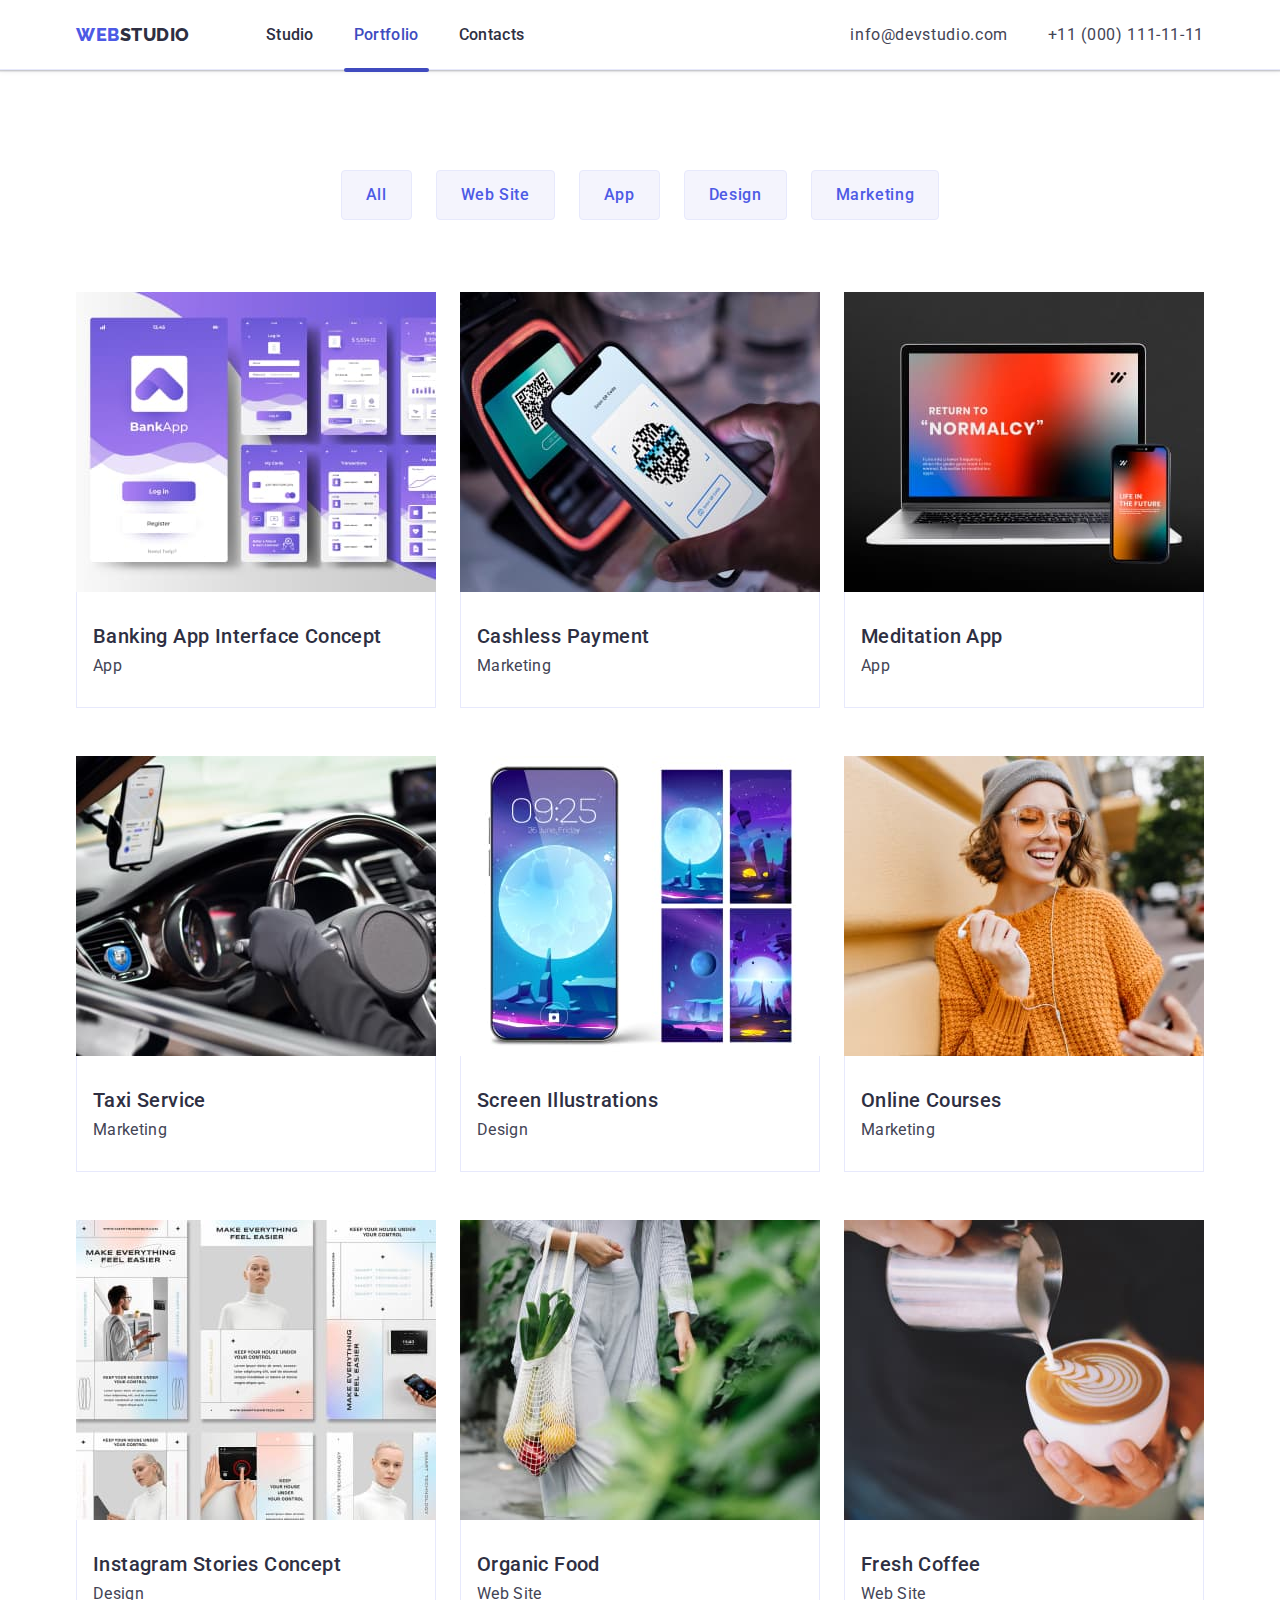
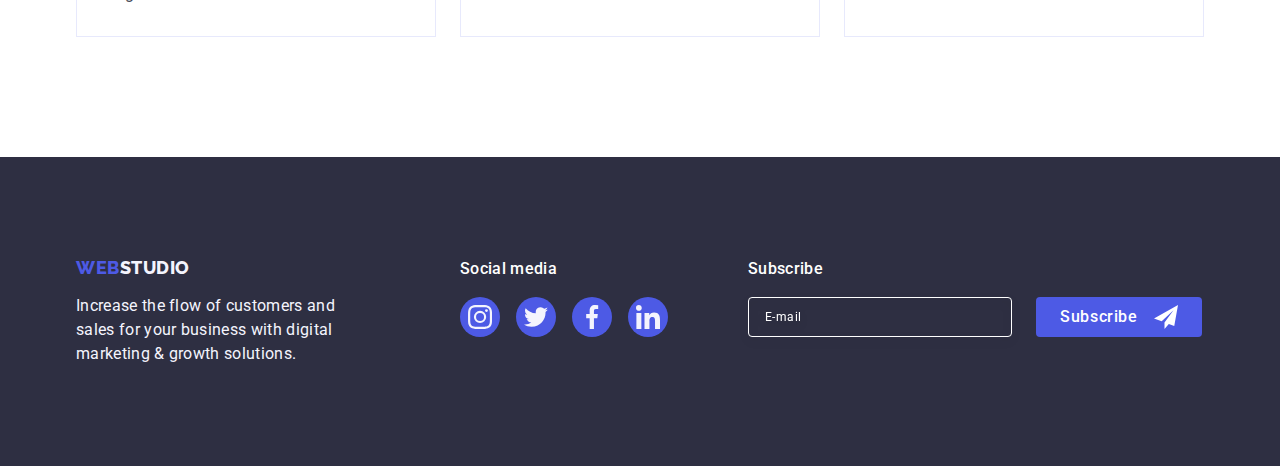
<file: portfolio.html>
<!DOCTYPE html>
<html lang="en">

<head>
    <meta charset="UTF-8" />
    <meta name="viewport" content="width=device-width, initial-scale=1.0" />
    <link rel="preconnect" href="https://fonts.googleapis.com" />
    <link rel="preconnect" href="https://fonts.gstatic.com" crossorigin />
    <link
        href="https://fonts.googleapis.com/css2?family=Raleway:wght@800&family=Roboto:wght@400;500;700;900&display=swap"
        rel="stylesheet" />
    <link rel="stylesheet"
        href="https://cdnjs.cloudflare.com/ajax/libs/modern-normalize/2.0.0/modern-normalize.min.css" />
    <link rel="stylesheet" href="./css/styles.css" />
    <link rel="shortcut icon" href="./images/favicon.ico" />
    <title>Portfolio</title>
</head>

<body>
    <!-- ========== START header ========== -->
    <header class="header">
        <div class="header-container container">
            <nav class="header-nav">
                <a class="header-nav__logo-blue link" href="./index.html">Web<span
                        class="header-nav__logo-dark">Studio</span></a>
                <ul class="header-nav__list list">
                    <li class="header-nav__item">
                        <a class="header-nav__link link" href="./index.html">Studio</a>
                    </li>
                    <li class="header-nav__item">
                        <a class="header-nav__link link header-nav__link--active" href="./portfolio.html">Portfolio</a>
                    </li>
                    <li class="header-nav__item">
                        <a class="header-nav__link link" href="">Contacts</a>
                    </li>
                </ul>
            </nav>
            <address class="header-contacts">
                <ul class="header-contacts__list list">
                    <li class="header-contacts__item">
                        <a class="header-contacts__link link" href="mailto:info@devstudio.com">info@devstudio.com</a>
                    </li>
                    <li class="header-contacts__item">
                        <a class="header-contacts__link link" href="tel:+110001111111">+11 (000) 111-11-11</a>
                    </li>
                </ul>
            </address>

            <button class="mobile-menu__open js-open-menu" type="button">
                <svg class="mobile-menu__open-icon" aria-label="mobile-menu-open" width="32" height="22"
                    stroke="var(--color-grey)">
                    <use href="./images/icons.svg#mobile-menu-open"></use>
                </svg>
            </button>

            <div class="mobile-menu__container js-menu-container">
                <div class="mobile-menu__wrapper">
                    <button class="mobile-menu__close js-close-menu" type="button">
                        <svg class="mobile-menu__close-icon" aria-label="mobile-menu-close" width="8" height="8">
                            <use href="./images/icons.svg#mobile-menu-close"></use>
                        </svg>
                    </button>
                    <ul class="mobile-menu__list list">
                        <li class="mobile-menu__item">
                            <a class="mobile-menu__nav current link" href="./index.html">Studio</a>
                        </li>
                        <li class="mobile-menu__item">
                            <a class="mobile-menu__nav link" href="./portfolio.html">Portfolio</a>
                        </li>
                        <li class="mobile-menu__item">
                            <a class="mobile-menu__nav link" href="">Contacts</a>
                        </li>
                    </ul>
                    <address class="mobile-menu__contacts">
                        <ul class="mobile-menu__contacts-list list">
                            <li class="mobile-menu__contacts-item">
                                <a class="mobile-menu__contacts-tel link" href="tel:+110001111111">+11 (000)
                                    111-11-11</a>
                            </li>
                            <li class="mobile-menu__contacts-item">
                                <a class="mobile-menu__contacts-mail link"
                                    href="mailto:info@devstudio.com">info@devstudio.com</a>
                            </li>
                        </ul>
                    </address>
                    <ul class="mobile-menu__social-list list">
                        <li class="mobile-menu__social-item">
                            <a class="mobile-menu__social-link link" href="">
                                <svg class="mobile-menu__social-icon" width="16" height="16">
                                    <use href="./images/icons.svg#icon-instagram"></use>
                                </svg>
                            </a>
                        </li>
                        <li class="mobile-menu__social-item">
                            <a class="mobile-menu__social-link link" href="">
                                <svg class="mobile-menu__social-icon" width="16" height="16">
                                    <use href="./images/icons.svg#icon-twitter"></use>
                                </svg>
                            </a>
                        </li>
                        <li class="mobile-menu__social-item">
                            <a class="mobile-menu__social-link link" href="">
                                <svg class="mobile-menu__social-icon" width="16" height="16">
                                    <use href="./images/icons.svg#icon-facebook"></use>
                                </svg>
                            </a>
                        </li>
                        <li class="mobile-menu__social-item">
                            <a class="mobile-menu__social-link link" href="">
                                <svg class="mobile-menu__social-icon" width="16" height="16">
                                    <use href="./images/icons.svg#icon-linkedin"></use>
                                </svg>
                            </a>
                        </li>
                    </ul>
                </div>
            </div>
        </div>
    </header>
    <!-- ========== END header ========== -->

    <!-- ========== START main ========== -->
    <main>
        <section class="portfolio">
            <div class="container">
                <h1 class="visually-hidden">Hidden</h1>

                <ul class="portfolio-filter__list list">
                    <li class="portfolio-filter__item">
                        <button class="portfolio-filter__button active" data-filter="all" type="button">
                            All
                        </button>
                    </li>
                    <li class="portfolio-filter__item">
                        <button class="portfolio-filter__button" data-filter="website" type="button">
                            Web Site
                        </button>
                    </li>
                    <li class="portfolio-filter__item">
                        <button class="portfolio-filter__button" data-filter="app" type="button">
                            App
                        </button>
                    </li>
                    <li class="portfolio-filter__item">
                        <button class="portfolio-filter__button" data-filter="design" type="button">
                            Design
                        </button>
                    </li>
                    <li class="portfolio-filter__item">
                        <button class="portfolio-filter__button" data-filter="marketing" type="button">
                            Marketing
                        </button>
                    </li>
                </ul>

                <!-- gallery -->
                <ul class="portfolio__list list">
                    <li class="portfolio__item" data-category="app">
                        <a class="portfolio__link link" tabindex="0">
                            <div class="portfolio__overley-wrapper">
                                <picture>
                                    <source media="(min-width: 1158px)" srcset="
                        ./images/portfolio/portfolio-01-desktop-1x.jpg 1x,
                        ./images/portfolio/portfolio-01-desktop-2x.jpg 2x
                      " />
                                    <source media="(min-width: 768px)" srcset="
                        ./images/portfolio/portfolio-01-tablet-1x.jpg 1x,
                        ./images/portfolio/portfolio-01-tablet-2x.jpg 2x
                      " />
                                    <source media="(max-width: 767px)" srcset="
                        ./images/portfolio/portfolio-01-mobile-1x.jpg 1x,
                        ./images/portfolio/portfolio-01-mobile-2x.jpg 2x
                      " />
                                    <img class="portfolio__image" src="./images/portfolio/portfolio-01-desktop-1x.jpg"
                                        alt="Banking App Interface Concept" width="100%" />
                                </picture>
                                <p class="portfolio__overlay-text">
                                    14 Stylish and User-Friendly App Design Concepts · Task
                                    Manager App · Calorie Tracker App · Exotic Fruit Ecommerce
                                    App · Cloud Storage App
                                </p>
                            </div>
                            <div class="portfolio__wrapper">
                                <h2 class="portfolio__title">
                                    Banking App Interface Concept
                                </h2>
                                <p class="portfolio__text">App</p>
                            </div>
                        </a>
                    </li>
                    <li class="portfolio__item" data-category="marketing">
                        <a class="portfolio__link link" tabindex="0">
                            <div class="portfolio__overley-wrapper">
                                <picture>
                                    <source media="(min-width: 1158px)" srcset="
                        ./images/portfolio/portfolio-02-desktop-1x.jpg 1x,
                        ./images/portfolio/portfolio-02-desktop-2x.jpg 2x
                      " />
                                    <source media="(min-width: 768px)" srcset="
                        ./images/portfolio/portfolio-02-tablet-1x.jpg 1x,
                        ./images/portfolio/portfolio-02-tablet-2x.jpg 2x
                      " />
                                    <source media="(max-width: 767px)" srcset="
                        ./images/portfolio/portfolio-02-mobile-1x.jpg 1x,
                        ./images/portfolio/portfolio-02-mobile-2x.jpg 2x
                      " />
                                    <img class="portfolio__image" src="./images/portfolio/portfolio-02-desktop-1x.jpg"
                                        alt="Cashless Payment" width="100%" />
                                </picture>
                                <p class="portfolio__overlay-text">
                                    14 Stylish and User-Friendly App Design Concepts · Task
                                    Manager App · Calorie Tracker App · Exotic Fruit Ecommerce
                                    App · Cloud Storage App
                                </p>
                            </div>
                            <div class="portfolio__wrapper">
                                <h2 class="portfolio__title">Cashless Payment</h2>
                                <p class="portfolio__text">Marketing</p>
                            </div>
                        </a>
                    </li>
                    <li class="portfolio__item" data-category="app">
                        <a class="portfolio__link link" tabindex="0">
                            <div class="portfolio__overley-wrapper">
                                <picture>
                                    <source media="(min-width: 1158px)" srcset="
                        ./images/portfolio/portfolio-03-desktop-1x.jpg 1x,
                        ./images/portfolio/portfolio-03-desktop-2x.jpg 2x
                      " />
                                    <source media="(min-width: 768px)" srcset="
                        ./images/portfolio/portfolio-03-tablet-1x.jpg 1x,
                        ./images/portfolio/portfolio-03-tablet-2x.jpg 2x
                      " />
                                    <source media="(max-width: 767px)" srcset="
                        ./images/portfolio/portfolio-03-mobile-1x.jpg 1x,
                        ./images/portfolio/portfolio-03-mobile-2x.jpg 2x
                      " />
                                    <img class="portfolio__image" src="./images/portfolio/portfolio-03-desktop-1x.jpg"
                                        alt="Meditation App" width="100%" />
                                </picture>
                                <p class="portfolio__overlay-text">
                                    14 Stylish and User-Friendly App Design Concepts · Task
                                    Manager App · Calorie Tracker App · Exotic Fruit Ecommerce
                                    App · Cloud Storage App
                                </p>
                            </div>
                            <div class="portfolio__wrapper">
                                <h2 class="portfolio__title">Meditation App</h2>
                                <p class="portfolio__text">App</p>
                            </div>
                        </a>
                    </li>
                    <li class="portfolio__item" data-category="marketing">
                        <a class="portfolio__link link" tabindex="0">
                            <div class="portfolio__overley-wrapper">
                                <picture>
                                    <source media="(min-width: 1158px)" srcset="
                        ./images/portfolio/portfolio-04-desktop-1x.jpg 1x,
                        ./images/portfolio/portfolio-04-desktop-2x.jpg 2x
                      " />
                                    <source media="(min-width: 768px)" srcset="
                        ./images/portfolio/portfolio-04-tablet-1x.jpg 1x,
                        ./images/portfolio/portfolio-04-tablet-2x.jpg 2x
                      " />
                                    <source media="(max-width: 767px)" srcset="
                        ./images/portfolio/portfolio-04-mobile-1x.jpg 1x,
                        ./images/portfolio/portfolio-04-mobile-2x.jpg 2x
                      " />
                                    <img class="portfolio__image" src="./images/portfolio/portfolio-04-desktop-1x.jpg"
                                        alt="Taxi Service" width="100%" />
                                </picture>
                                <p class="portfolio__overlay-text">
                                    14 Stylish and User-Friendly App Design Concepts · Task
                                    Manager App · Calorie Tracker App · Exotic Fruit Ecommerce
                                    App · Cloud Storage App
                                </p>
                            </div>
                            <div class="portfolio__wrapper">
                                <h2 class="portfolio__title">Taxi Service</h2>
                                <p class="portfolio__text">Marketing</p>
                            </div>
                        </a>
                    </li>
                    <li class="portfolio__item" data-category="design">
                        <a class="portfolio__link link" tabindex="0">
                            <div class="portfolio__overley-wrapper">
                                <picture>
                                    <source media="(min-width: 1158px)" srcset="
                        ./images/portfolio/portfolio-05-desktop-1x.jpg 1x,
                        ./images/portfolio/portfolio-05-desktop-2x.jpg 2x
                      " />
                                    <source media="(min-width: 768px)" srcset="
                        ./images/portfolio/portfolio-05-tablet-1x.jpg 1x,
                        ./images/portfolio/portfolio-05-tablet-2x.jpg 2x
                      " />
                                    <source media="(max-width: 767px)" srcset="
                        ./images/portfolio/portfolio-05-mobile-1x.jpg 1x,
                        ./images/portfolio/portfolio-05-mobile-2x.jpg 2x
                      " />
                                    <img class="portfolio__image" src="./images/portfolio/portfolio-05-desktop-1x.jpg"
                                        alt="Screen Illustrations" width="100%" />
                                </picture>
                                <p class="portfolio__overlay-text">
                                    14 Stylish and User-Friendly App Design Concepts · Task
                                    Manager App · Calorie Tracker App · Exotic Fruit Ecommerce
                                    App · Cloud Storage App
                                </p>
                            </div>
                            <div class="portfolio__wrapper">
                                <h2 class="portfolio__title">Screen Illustrations</h2>
                                <p class="portfolio__text">Design</p>
                            </div>
                        </a>
                    </li>
                    <li class="portfolio__item" data-category="marketing">
                        <a class="portfolio__link link" tabindex="0">
                            <div class="portfolio__overley-wrapper">
                                <picture>
                                    <source media="(min-width: 1158px)" srcset="
                        ./images/portfolio/portfolio-06-desktop-1x.jpg 1x,
                        ./images/portfolio/portfolio-06-desktop-2x.jpg 2x
                      " />
                                    <source media="(min-width: 768px)" srcset="
                        ./images/portfolio/portfolio-06-tablet-1x.jpg 1x,
                        ./images/portfolio/portfolio-06-tablet-2x.jpg 2x
                      " />
                                    <source media="(max-width: 767px)" srcset="
                        ./images/portfolio/portfolio-06-mobile-1x.jpg 1x,
                        ./images/portfolio/portfolio-06-mobile-2x.jpg 2x
                      " />
                                    <img class="portfolio__image" src="./images/portfolio/portfolio-06-desktop-1x.jpg"
                                        alt="Online Courses" width="100%" />
                                </picture>
                                <p class="portfolio__overlay-text">
                                    14 Stylish and User-Friendly App Design Concepts · Task
                                    Manager App · Calorie Tracker App · Exotic Fruit Ecommerce
                                    App · Cloud Storage App
                                </p>
                            </div>
                            <div class="portfolio__wrapper">
                                <h2 class="portfolio__title">Online Courses</h2>
                                <p class="portfolio__text">Marketing</p>
                            </div>
                        </a>
                    </li>
                    <li class="portfolio__item" data-category="design">
                        <a class="portfolio__link link" tabindex="0">
                            <div class="portfolio__overley-wrapper">
                                <picture>
                                    <source media="(min-width: 1158px)" srcset="
                        ./images/portfolio/portfolio-07-desktop-1x.jpg 1x,
                        ./images/portfolio/portfolio-07-desktop-2x.jpg 2x
                      " />
                                    <source media="(min-width: 768px)" srcset="
                        ./images/portfolio/portfolio-07-tablet-1x.jpg 1x,
                        ./images/portfolio/portfolio-07-tablet-2x.jpg 2x
                      " />
                                    <source media="(max-width: 767px)" srcset="
                        ./images/portfolio/portfolio-07-mobile-1x.jpg 1x,
                        ./images/portfolio/portfolio-07-mobile-2x.jpg 2x
                      " />
                                    <img class="portfolio__image" src="./images/portfolio/portfolio-07-desktop-1x.jpg"
                                        alt="Instagram Stories Concept" width="100%" />
                                </picture>
                                <p class="portfolio__overlay-text">
                                    14 Stylish and User-Friendly App Design Concepts · Task
                                    Manager App · Calorie Tracker App · Exotic Fruit Ecommerce
                                    App · Cloud Storage App
                                </p>
                            </div>
                            <div class="portfolio__wrapper">
                                <h2 class="portfolio__title">Instagram Stories Concept</h2>
                                <p class="portfolio__text">Design</p>
                            </div>
                        </a>
                    </li>
                    <li class="portfolio__item" data-category="website">
                        <a class="portfolio__link link" tabindex="0">
                            <div class="portfolio__overley-wrapper">
                                <picture>
                                    <source media="(min-width: 1158px)" srcset="
                        ./images/portfolio/portfolio-08-desktop-1x.jpg 1x,
                        ./images/portfolio/portfolio-08-desktop-2x.jpg 2x
                      " />
                                    <source media="(min-width: 768px)" srcset="
                        ./images/portfolio/portfolio-08-tablet-1x.jpg 1x,
                        ./images/portfolio/portfolio-08-tablet-2x.jpg 2x
                      " />
                                    <source media="(max-width: 767px)" srcset="
                        ./images/portfolio/portfolio-08-mobile-1x.jpg 1x,
                        ./images/portfolio/portfolio-08-mobile-2x.jpg 2x
                      " />
                                    <img class="portfolio__image" src="./images/portfolio/portfolio-08-desktop-1x.jpg"
                                        alt="Organic Food" width="100%" />
                                </picture>
                                <p class="portfolio__overlay-text">
                                    14 Stylish and User-Friendly App Design Concepts · Task
                                    Manager App · Calorie Tracker App · Exotic Fruit Ecommerce
                                    App · Cloud Storage App
                                </p>
                            </div>
                            <div class="portfolio__wrapper">
                                <h2 class="portfolio__title">Organic Food</h2>
                                <p class="portfolio__text">Web Site</p>
                            </div>
                        </a>
                    </li>
                    <li class="portfolio__item" data-category="website">
                        <a class="portfolio__link link" tabindex="0">
                            <div class="portfolio__overley-wrapper">
                                <picture>
                                    <source media="(min-width: 1158px)" srcset="
                        ./images/portfolio/portfolio-09-desktop-1x.jpg 1x,
                        ./images/portfolio/portfolio-09-desktop-2x.jpg 2x
                      " />
                                    <source media="(min-width: 768px)" srcset="
                        ./images/portfolio/portfolio-09-tablet-1x.jpg 1x,
                        ./images/portfolio/portfolio-09-tablet-2x.jpg 2x
                      " />
                                    <source media="(max-width: 767px)" srcset="
                        ./images/portfolio/portfolio-09-mobile-1x.jpg 1x,
                        ./images/portfolio/portfolio-09-mobile-2x.jpg 2x
                      " />
                                    <img class="portfolio__image" src="./images/portfolio/portfolio-09-desktop-1x.jpg"
                                        alt="Fresh Coffee" width="100%" />
                                </picture>
                                <p class="portfolio__overlay-text">
                                    14 Stylish and User-Friendly App Design Concepts · Task
                                    Manager App · Calorie Tracker App · Exotic Fruit Ecommerce
                                    App · Cloud Storage App
                                </p>
                            </div>
                            <div class="portfolio__wrapper">
                                <h2 class="portfolio__title">Fresh Coffee</h2>
                                <p class="portfolio__text">Web Site</p>
                            </div>
                        </a>
                    </li>
                </ul>
            </div>
        </section>
    </main>
    <!-- ========== END main ========== -->

    <!-- ========== START footer ========== -->
    <footer class="footer">
        <div class="footer-container container">
            <div class="footer__logo-wrapper">
                <a class="footer__logo-blue link" href="./index.html">Web<span
                        class="footer__logo-white">Studio</span></a>
                <p class="footer__text">
                    Increase the flow of customers and sales for your business with
                    digital marketing & growth solutions.
                </p>
            </div>

            <div class="footer__icon-wrapper">
                <p class="footer__icon-text">Social media</p>
                <ul class="footer__icon-list">
                    <li class="footer__icon-item">
                        <a href="" class="footer__icon-link">
                            <svg class="footer__icon" aria-label="icon-instagram" width="24" height="24">
                                <use href="./images/icons.svg#icon-instagram"></use>
                            </svg>
                        </a>
                    </li>
                    <li class="footer__icon-item">
                        <a href="" class="footer__icon-link">
                            <svg class="footer__icon" aria-label="icon-twitter" width="24" height="24">
                                <use href="./images/icons.svg#icon-twitter"></use>
                            </svg>
                        </a>
                    </li>
                    <li class="footer__icon-item">
                        <a href="" class="footer__icon-link">
                            <svg class="footer__icon" aria-label="icon-facebook" width="24" height="24">
                                <use href="./images/icons.svg#icon-facebook"></use>
                            </svg>
                        </a>
                    </li>
                    <li class="footer__icon-item">
                        <a href="" class="footer__icon-link">
                            <svg class="footer__icon" aria-label="icon-linkedin" width="24" height="24">
                                <use href="./images/icons.svg#icon-linkedin"></use>
                            </svg>
                        </a>
                    </li>
                </ul>
            </div>

            <div class="footer__subscribe-wrapper">
                <p class="footer__subscribe-text">Subscribe</p>
                <form class="footer__subscribe-form">
                    <label class="footer__subscribe-label">
                        <input class="footer__subscribe-input" type="email" name="email-field" placeholder="E-mail" />
                    </label>
                    <button type="submit" name="email-subscribe-button" class="footer__subscribe-button">
                        Subscribe
                        <svg class="footer__subscribe-icon" aria-label="icon-send" width="24" height="24">
                            <use href="./images/icons.svg#icon-send"></use>
                        </svg>
                    </button>
                </form>
            </div>
        </div>
    </footer>
    <!-- ========== END footer ========== -->

    <script type="module" src="./js/mobile-menu.js"></script>
    <script type="module" src="./js/filters.js"></script>
</body>

</html>
</file>
<file: css/styles.css>
:root {
    --color-iris: #4d5ae5;
    --color-ocean: #404bbf;
    --color-navy-blue: #2e2f42;
    --color-green: #31d0aa;
    --color-slate: #434455;
    --color-light-slate: #8e8f99;
    --color-cornflower: #e7e9fc;
    --color-cloud: #f4f4fd;
    --color-navy-blue-modal: #2e2f42;
    --color-grey: #2e2f42;
    --color-white: #ffffff;
    --color-dairy: #fcfcfc;

    --font-family-primary: "Roboto", sans-serif;
    --font-family-secondary: "Raleway", sans-serif; 

    --font-weight-normal: 400;
    --font-weight-medium: 500;
    --font-weight-bold: 700;
    --font-weight-extra-bold: 800;

    --font-size-regular: 16px;
    --font-size-title: 56px;
    --font-size-header-2: 36px;
    --font-size-header-3: 20px;
    --font-size-header-mobile-menu: 32px;
    --font-size-logo: 18px;
    --font-size-small: 12px;

    --line-height-primary: 1.5;
    --line-height-secondary: 1.17;
    --line-height-title-hero: 1.07;
    --line-height-title-primary: 1.2;
    --line-height-title-secondary: 1.11;

    --letter-spacing-primary: 0.02em;
    --letter-spacing-secondary: 0.03em;
    --letter-spacing-additional: 0.04em;
}

*,
*::before,
*::after { box-sizing: border-box }

h1,
h2,
h3,
h4,
h5,
h6,
p,
ul {
    margin: 0;
    padding: 0;
}

ul { list-style: none }

input,
textarea,
button { font: inherit }

button {
    cursor: pointer;
    color: currentColor;
}

a {
    text-decoration: none;
    outline: none;
}

img {
    display: block;
    max-width: 100%;
    height: auto;
}

body {
    font-family: var(--font-family-primary);
    color: var(--color-slate);
    background-color: var(--color-white);
    font-size: var(--font-size-regular);
    letter-spacing: var(--letter-spacing-primary);
    overflow: visible;
    min-width: 428px;
}

body.is-fixed { overflow: hidden }

.list { list-style-type: none; }

.link { text-decoration: none }

.button { cursor: pointer }

.visually-hidden {
    position: absolute;
    width: 1px;
    height: 1px;
    margin: -1px;
    padding: 0;
    border: 0;
    white-space: nowrap;
    clip-path: inset(100%);
    clip: rect(0 0 0 0);
    overflow: hidden;
}
  
.container {
    width: 428px;
    margin: 0 auto;
    padding: 0 16px;
}

@media screen and (min-width: 428px) {
    .container { width: 428px }
}
  
@media screen and (min-width: 768px) {
    .container { width: 768px }
}
  
@media screen and (min-width: 1158px) {
    .container {
        width: 1158px;
        padding: 0 15px;
    }
}

/* ========== START header ========== */
.header {
    height: 70px;
    border-bottom: 1px solid var(--color-cornflower);
    box-shadow: 0px 2px 1px rgba(46, 47, 66, 0.08),
    0px 1px 1px rgba(46, 47, 66, 0.16), 0px 1px 6px rgba(46, 47, 66, 0.08);
}
  
.header-container {
    display: flex;
    justify-content: space-between;
    align-items: center;
    height: 100%;
}
  
.header-nav {
    display: flex;
    align-items: center;
}

@media screen and (max-width: 767px) {
    .header-nav__item { display: none }
}
  
.header-nav__logo-blue {
    display: inline-block;
    font-family: "Raleway", sans-serif;
    font-weight: var(--font-weight-extra-bold);
    font-size: var(--font-size-logo);
    line-height: var(--line-height-secondary);
    letter-spacing: var(--letter-spacing-secondary);
    text-transform: uppercase;
    margin-right: 76px;
    padding-top: 24px;
    padding-bottom: 24px;
    color: var(--color-iris);
}
  
.header-nav__logo-dark { color: var(--color-navy-blue) }
  
.header-nav__list {
    display: flex;
    gap: 40px;
}
  
.header-nav__link {
    position: relative;
    display: block;
    font-size: var(--font-size-regular);
    font-weight: var(--font-weight-medium);
    line-height: var(--line-height-primary);
    padding-top: 24px;
    padding-bottom: 24px;
    margin-inline: -10px;
    padding-inline: 10px;
    color: var(--color-navy-blue);
    transition: color 250ms cubic-bezier(0.4, 0, 0.2, 1);
}
  
.header-nav__link:hover,
.header-nav__link:focus { color: var(--color-ocean) }

.header-nav__link--active { color: var(--color-ocean) }

.header-nav__link--active::after {
    content: "";
    display: block;
    width: 100%;
    height: 4px;
    border-radius: 2px;
    background-color: var(--color-ocean);
    position: absolute;
    bottom: -1px;
    left: 0;
}
  
.header-contacts { font-style: normal }

@media screen and (max-width: 767px) {
    .header-contacts { display: none }
}

@media screen and (min-width: 1158px) {
    .header-contacts__list {
        display: flex;
        padding-top: 24px;
        padding-bottom: 24px;
        gap: 40px;
    }
}
  
@media screen and (max-width: 1157px) {
    .header-contacts__item:first-child { margin-bottom: 12px }
}
  
.header-contacts__link {
    margin: -5px;
    padding: 5px;
}

@media screen and (min-width: 768px) {
    .header-contacts__link {
      color: var(--color-slate);
      font-weight: var(--font-weight-normal);
      font-size: var(--font-size-small);
      line-height: var(--line-height-secondary);
      letter-spacing: var(--letter-spacing-additional);
      transition: color 250ms cubic-bezier(0.4, 0, 0.2, 1);
    }
}
  
@media screen and (min-width: 1158px) {
    .header-contacts__link {
        font-size: var(--font-size-regular);
        line-height: var(--line-height-primary);
        display: inline-block;
    }
}

  
.header-contacts__link:hover,
.header-contacts__link:focus { color: var(--color-ocean) }
/* ========== END header ========== */

/* ========== START footer ========== */
.footer { background-color: var(--color-navy-blue) }

@media screen and (max-width: 1157px) {
    .footer { padding: 96px 0 }
}
  
@media screen and (min-width: 1158px) {
    .footer { padding: 100px 0 }
}
  
@media screen and (min-width: 768px) {
    .footer { padding: 100px 0 }
}
  
.footer-container {
    text-align: center;
}
  
@media screen and (min-width: 768px) and (max-width: 1157px) {
    .footer-container {
        width: 552px;
        text-align: start;
        display: flex;
        flex-wrap: wrap;
    }
}
  
@media screen and (min-width: 1158px) {
    .footer-container {
        display: flex;
        text-align: start;
    }
}
  
.footer__logo-wrapper {
    width: 264px;
    margin: 0 auto;
}
  
@media screen and (min-width: 768px) {
    .footer__logo-wrapper { margin: 0 24px 0 0 }
}
  
@media screen and (min-width: 1158px) {
    .footer__logo-wrapper { margin-right: 120px }
}
  
.footer__logo-blue {
    display: inline-block;
    font-family: var(--font-family-secondary);
    font-weight: var(--font-weight-extra-bold);
    font-size: var(--font-size-logo);
    line-height: var(--line-height-secondary);
    letter-spacing: var(--letter-spacing-secondary);
    text-transform: uppercase;
    margin-bottom: 16px;
    color: var(--color-iris);
}
  
.footer__logo-white { color: var(--color-cloud) }

.footer__text {
    width: 264px;
    margin-left: auto;
    margin-right: auto;
    font-weight: var(--font-weight-normal);
    font-size: var(--font-size-regular);
    line-height: var(--line-height-primary);
    color: var(--color-cloud);
}

.footer__icon-wrapper { margin-top: 72px }
  
@media screen and (min-width: 768px) {
    .footer__icon-wrapper { margin-top: 0 }
}
  
.footer__icon-text {
    font-weight: var(--font-weight-medium);
    font-size: var(--font-size-regular);
    line-height: var( --line-height-primary);
    color: var(--color-white);
    margin-bottom: 16px;
}
  
@media screen and (min-width: 768px) {
    .footer__icon-text { margin-top: 0 }
}
  
.footer__icon-list {
    display: flex;
    align-items: center;
    justify-content: center;
    gap: 16px;
}
  
.footer__icon-item {
    width: 40px;
    height: 40px;
}
  
.footer__icon-link {
    display: flex;
    align-items: center;
    justify-content: center;
    border-radius: 50%;
    width: 100%;
    height: 100%;
    background-color: var(--color-iris);
    transition: background-color 250ms cubic-bezier(0.4, 0, 0.2, 1);
}
  
.footer__icon { fill: var(--color-cloud) }
  
.footer__icon-link:hover,
.footer__icon-link:focus { background-color: var(--color-green) }
  
@media screen and (max-width: 767px) {
    .footer__subscribe-wrapper { margin-top: 72px }
}
  
@media screen and (min-width: 768px) {
    .footer__subscribe-wrapper { margin-top: 72px }
}
  
@media screen and (min-width: 1158px) {
    .footer__subscribe-wrapper {
        margin-top: 0;
        margin-left: 80px;
    }
}
  
.footer__subscribe-text {
    font-weight: var(--font-weight-medium);
    font-size: var(--font-size-regular);
    line-height: var(--line-height-primary);
    color: var(--color-white);
    margin-bottom: 16px;
}
  
.footer__subscribe-form {
    display: flex;
    flex-direction: column;
    gap: 16px;
}
  
@media screen and (min-width: 768px) {
    .footer__subscribe-form {
        display: flex;
        flex-direction: row;
        gap: 24px;
    }
}
  
.footer__subscribe-input {
    font-weight: var(--font-weight-normal);
    font-size: var(--font-size-small);
    line-height: var(--line-height-primary);
    letter-spacing: var(--letter-spacing-additional);
    width: 100%;
    min-height: 40px;
    flex-shrink: 0;
    padding-left: 16px;
    border-radius: 4px;
    border: 1px solid var(--color-white);
    filter: drop-shadow(0px 4px 4px rgba(0, 0, 0, 0.15));
    outline: none;
    color: var(--color-white);
    background-color: transparent;
}

.footer__subscribe-input:focus { border-color: var(--color-iris) }
  
@media screen and (min-width: 768px) {
    .footer__subscribe-input { width: 264px }
}
  
.footer__subscribe-input::placeholder { color: var(--color-white) }
  
.footer__subscribe-button {
    font-family: var(--font-family-primary);
    font-weight: var(--font-weight-medium);
    font-size: var(--font-size-regular);
    line-height: var(--line-height-primary);
    letter-spacing: var(--letter-spacing-additional);
    color: var(--color-white);
    background-color: var(--color-iris);
    display: flex;
    align-items: center;
    justify-content: center;
    text-align: center;
    height: 40px;
    min-width: 165px;
    padding: 8px 24px;
    border: none;
    border-radius: 4px;
    cursor: pointer;
    transition: background-color 250ms cubic-bezier(0.4, 0, 0.2, 1);
    margin-left: auto;
    margin-right: auto;
}
  
.footer__subscribe-button:hover,
.footer__subscribe-button:focus { background-color: var(--color-ocean) }
  
.footer__subscribe-icon {
    fill: var(--color-white);
    margin-left: 16px;
}
/* ========== END footer ========== */

/* ========== START index ========== */

/* section: hero */
.hero { 
    padding: 188px 0;
    background-color: var(--color-navy-blue) 
}

@media screen and (max-width: 1157px) {
    .hero { padding: 112px 0 }
}
  
@media screen and (min-width: 1158px) {
    .hero { padding: 188px 0 }
}

.hero__bg-image {
    width: 100%;
    background-position: center;
    background-repeat: no-repeat;
    background-size: cover;
    background-image: linear-gradient(
        rgba(46, 47, 66, 0.7),
        rgba(46, 47, 66, 0.7)
      ),
      url("../images/hero/hero-bg-mobile-1x.jpg");
}
  
@media (min-device-pixel-ratio: 2),
    (min-resolution: 192dpi),
    (min-resolution: 2dppx) {
    .hero__bg-image {
        background-image: linear-gradient(
            rgba(46, 47, 66, 0.7),
            rgba(46, 47, 66, 0.7)
        ),
        url("../images/hero/hero-bg-mobile-2x.jpg");
    }
}
  
@media screen and (min-width: 768px) {
    .hero__bg-image {
        width: 100%;
        background-image: linear-gradient(
            rgba(46, 47, 66, 0.7),
            rgba(46, 47, 66, 0.7)
        ),
        url("../images/hero/hero-bg-tablet-1x.jpg");
    }

    @media (min-device-pixel-ratio: 2),
    (min-resolution: 192dpi),
    (min-resolution: 2dppx) {
        .hero__bg-image {
            background-image: linear-gradient(
                rgba(46, 47, 66, 0.7),
                rgba(46, 47, 66, 0.7)
            ),
            url("../images/hero/hero-bg-tablet-2x.jpg");
        }
    }
}
  


  
@media screen and (min-width: 1158px) {
    .hero__bg-image {
        width: 100%;
        background-image: linear-gradient(
            rgba(46, 47, 66, 0.7),
            rgba(46, 47, 66, 0.7)
        ),
        url("../images/hero/hero-bg-desktop-1x.jpg");
    }

    @media (min-device-pixel-ratio: 2),
    (min-resolution: 192dpi),
    (min-resolution: 2dppx) {
        .hero__bg-image {
            background-image: linear-gradient(
                rgba(46, 47, 66, 0.7),
                rgba(46, 47, 66, 0.7)
                ),
                url("../images/hero/hero-bg-desktop-2x.jpg");
        }
    }
}
  
.hero__title {
    color: var(--color-white);
    font-weight: var(--font-weight-bold);
    font-size: var(--font-size-header-2);
    line-height: var(--line-height-title-secondary);
    max-width: 320px;
    text-align: center;
    margin: 0 auto 72px;
}
  
@media screen and (min-width: 768px) {
    .hero__title {
        font-size: var(--font-size-title);
        line-height: var(--line-height-title-hero);
        max-width: 496px;
        margin: 0 auto 36px;
    }
}
  
@media screen and (min-width: 1158px) {
    .hero__title {
        margin: 0 auto 48px;
    }
}
  
.hero__button {
    color: var(--color-white);
    background-color: var(--color-iris);
    font-family: var(--font-family-primary);
    font-weight: var(--font-weight-medium);
    font-size: var(--font-size-regular);
    line-height: var(--line-height-primary);
    letter-spacing: var(--letter-spacing-additional);
    cursor: pointer;
    border-radius: 4px;
    padding: 16px 32px 16px 32px;
    border: none;
    box-shadow: 0px 4px 4px 0px rgba(0, 0, 0, 0.15);
    display: block;
    margin: 0 auto;
    min-width: 169px;
    transition: background-color 250ms cubic-bezier(0.4, 0, 0.2, 1);
}
  
.hero__button:hover,
.hero__button:focus {
    background-color: var(--color-ocean);
    box-shadow: 0px 4px 4px 0px rgba(0, 0, 0, 0.15);
}

/* section: features */
@media screen and (max-width: 1157px) {
    .features { padding: 96px 0 }
}
  
@media screen and (min-width: 1158px) {
    .features { padding: 120px 0 }
}
  
@media screen and (max-width: 767px) {
    .features__list {
        display: flex;
        flex-direction: column;
        gap: 72px;
    }
}
  
@media screen and (min-width: 768px) {
    .features__list {
        display: flex;
        flex-direction: row;
        flex-wrap: wrap;
        row-gap: 72px;
        column-gap: 24px;
    }
}
  
@media screen and (min-width: 1158px) {
    .features__list {
        flex-wrap: nowrap;
          gap: 24px;
    }
}
  
@media screen and (min-width: 768px) {
    .features__item {
        width: calc((100% - 24px) / 2);
    }
}
  
@media screen and (min-width: 1158px) {
    .features__item {
        width: calc((100% - 72px) / 4);
    }
}
  
.features__wrapper {
    display: flex;
    align-items: center;
    justify-content: center;
    height: 112px;
    border-radius: 4px;
    background-color: var(--color-cloud);
    margin-bottom: 8px;
}
  
@media screen and (max-width: 1157px) {
    .features__wrapper { display: none }
}
  
.features__title {
    color: var(--color-grey);
    text-align: center;
    font-weight: var(--font-weight-bold);
    font-size: var(--font-size-header-2);
    line-height: var(--line-height-title-secondary);
    margin-bottom: 8px;
}
  
@media screen and (min-width: 768px) {
    .features__title { text-align: start }
}
  
@media screen and (min-width: 1158px) {
    .features__title {
        font-weight: var(--font-weight-medium);
        font-size: var(--font-size-header-3);
        line-height: var(--line-height-title-primary);
    }
}
  
.features__text {
    color: var(--color-slate);
    font-weight: var(--font-weight-medium);
    font-size: var(--font-size-regular);
    line-height: var(--line-height-primary);
}
  
@media screen and (min-width: 1158px) {
    .features__text {
        font-weight: var(--font-weight-normal);
    }
}

/* section: works */
@media screen and (max-width: 1157px) {
    .works { display: none }
}

@media screen and (min-width: 1158px) {
    .works {
      padding-bottom: 120px;
    }
  
    .works__title {
        font-weight: var(--font-weight-bold);
        font-size: var(--font-size-header-2);
        line-height: var(--line-height-title-secondary);
        color: var(--color-grey);
        text-align: center;
        text-transform: capitalize;
        margin-bottom: 72px;
    }
  
    .works__list {
        display: flex;
        gap: 24px;
    }
}

/* section: work */
.team { background-color: var(--color-cloud) }

@media screen and (max-width: 1157px) {
    .team { padding: 96px 0 }
}
  
@media screen and (min-width: 1158px) {
    .team { padding: 120px 0 }
}

.team__title {
    font-weight: var(--font-weight-bold);
    font-size: var(--font-size-header-2);
    line-height: var(--line-height-title-secondary);
    text-align: center;
    letter-spacing: var(--letter-spacing-primary);
    text-transform: capitalize;
    margin-bottom: 72px;
    color: var(--color-navy-blue);
}

.team__list {
    display: flex;
    flex-direction: column;
    justify-content: center;
    align-items: center;
    gap: 72px;
}

@media screen and (min-width: 768px) {
    .team__list {
        display: flex;
        flex-direction: row;
        flex-wrap: wrap;
        row-gap: 64px;
        column-gap: 24px;
    }
}
  
@media screen and (min-width: 1158px) {
    .team__list {
        flex-wrap: nowrap;
        gap: 24px;
    }
}
  
.team__item {
    background-color: var(--color-white);
    box-shadow: 0px 2px 1px 0px rgba(46, 47, 66, 0.08),
      0px 1px 1px 0px rgba(46, 47, 66, 0.16),
      0px 1px 6px 0px rgba(46, 47, 66, 0.08);
    border-radius: 0px 0px 4px 4px;
}
  
@media screen and (min-width: 768px) {
    .team__item { width: calc((100%-24px) / 2) }
}
  
@media screen and (min-width: 1158px) {
    .team__item { width: calc((100%-72px) / 4) }
}
  
.team__wrapper { padding: 32px 0 }

.team__specialist {
    font-weight: var(--font-weight-medium);
    font-size: var(--font-size-header-3);
    line-height: var(--line-height-title-primary);
    letter-spacing: var(--letter-spacing-primary);
    text-align: center;
    margin-bottom: 8px;
    color: var(--color-navy-blue);
}

.team__job-title {
    margin-bottom: 8px;
    text-align: center;
    font-weight: var(--font-weight-normal);
    font-size: var(--font-size-regular);
    line-height: var(--line-height-primary);
    color: var(--color-slate);
}

.team__list-icons {
    display: flex;
    align-items: center;
    justify-content: center;
    gap: 24px;
}
  
.team__item-icon {
    width: 40px;
    height: 40px;
}
  
.team__link-icon {
    display: flex;
    align-items: center;
    justify-content: center;
    width: 100%;
    height: 100%;
    border-radius: 50%;
    background-color: var(--color-iris);
    transition: background-color 250ms cubic-bezier(0.4, 0, 0.2, 1);
}
  
.team__link-icon:hover,
.team__link-icon:focus { background-color: var(--color-ocean) }
  
.team__icon { fill: var(--color-cloud) }  

/* section: customers */
@media screen and (max-width: 1157px) {
    .customers { padding: 96px 0 }
}
  
@media screen and (min-width: 1158px) {
    .customers { padding: 120px 0 }
}
  
@media screen and (min-width: 768px) and (max-width: 1157px) {
    .customers__container { width: 552px }
}
  
.customers__title {
    font-weight: var(--font-weight-bold);
    font-size: var(--font-size-header-2);
    line-height: var(--line-height-title-secondary);
    letter-spacing: var(--letter-spacing-primary);
    text-align: center;
    margin-bottom: 72px;
    color: var(--color-navy-blue);
}
  
.customers__list {
    display: flex;
    flex-wrap: wrap;
    justify-content: center;
    gap: 16px;
    row-gap: 72px;
}
  
@media screen and (min-width: 768px) {
    .customers__list {
        gap: 24px;
        row-gap: 72px;
    }
}
  
@media screen and (min-width: 1158px) {
    .customers__list { gap: 24px }
}
  
.customers__item {
    width: calc((100% - 16px) / 2);
    height: 88px;
}
  
@media screen and (min-width: 768px) {
    .customers__item { width: calc((100% - 48px) / 3) }
}
  
@media screen and (min-width: 1158px) {
    .customers__item { width: calc((100% - 120px) / 6) }
}
  
.customers__link {
    display: flex;
    justify-content: center;
    align-items: center;
    width: 100%;
    height: 100%;
    color: var(--color-light-slate);
    border: 1px solid var(--color-light-slate);
    border-radius: 4px;
    transition: border-color 250ms cubic-bezier(0.4, 0, 0.2, 1), color 250ms cubic-bezier(0.4, 0, 0.2, 1);
    fill: currentColor;
}
  
.customers__link:hover,
.customers__link:focus {
    color: var(--color-ocean);
    fill: var(--color-ocean);
    border-color: var(--color-ocean);
}
/* ========== END index ========== */

/* ========== START portfolio ========== */
.portfolio {
    padding-top: 48px;
    padding-bottom: 48px;
}
  
@media screen and (min-width: 768px) {
    .portfolio {
        padding-top: 64px;
        padding-bottom: 96px;
    }
}
  
@media screen and (min-width: 1158px) {
    .portfolio {
        padding-top: 100px;
        padding-bottom: 120px;
    }
}

.portfolio-filter__list {
    display: flex;
    justify-content: start;
    flex-wrap: wrap;
    gap: 24px;
    margin-bottom: 48px;
}

@media screen and (min-width: 768px) {
    .portfolio-filter__list {
        justify-content: center;
        margin-bottom: 64px;
    }
}
  
@media screen and (min-width: 1158px) {
    .portfolio-filter__list { margin-bottom: 72px }
}

.portfolio-filter__button {
    font-family: var(--font-family-primary);
    font-weight: var(--font-weight-medium);
    font-size: var(--font-size-regular);
    line-height: var(--line-height-primary);
    letter-spacing: var(--letter-spacing-additional);
    cursor: pointer;
    padding: 12px 24px 12px 24px;
    border: 1px solid var(--color-cornflower);
    border-radius: 4px;
    color: var(--color-iris);
    background-color: var(--color-cloud);
    transition: 
        color 250ms cubic-bezier(0.4, 0, 0.2, 1),
        background-color 250ms cubic-bezier(0.4, 0, 0.2, 1),
        border-color 250ms cubic-bezier(0.4, 0, 0.2, 1),
        box-shadow 250ms cubic-bezier(0.4, 0, 0.2, 1);
}

.portfolio-filter__button:hover,
.portfolio-filter__button:focus {
    color: var(--color-white);
    background-color: var(--color-ocean);
    box-shadow: 0px 2px 2px 0px rgba(0, 0, 0, 0.12),
    0px 2px 1px 0px rgba(0, 0, 0, 0.08), 0px 3px 1px 0px rgba(0, 0, 0, 0.1);
    border: 1px solid transparent;
}

.portfolio__list {
    display: flex;
    flex-wrap: wrap;
    gap: 48px 24px;
}

@media screen and (min-width: 768px) {
    .portfolio__list {
        display: flex;
        flex-wrap: wrap;
        row-gap: 72px;
        column-gap: 24px;
    }
}
  
@media screen and (min-width: 1158px) {
    .portfolio__list { row-gap: 48px }
}
  
@media screen and (max-width: 767px) {
    .portfolio__item { flex-grow: 1 }

    .portfolio__item:not(:last-child) { margin-bottom: 48px }
}
  
@media screen and (min-width: 1158px) {
    .portfolio__item { width: calc((100% - 48px) / 3) }
}

.portfolio__item.hidden { display: none }
  
.portfolio__link {
    display: block;
    cursor: pointer;
    transition: box-shadow 250ms cubic-bezier(0.4, 0, 0.2, 1);
}
  
.portfolio__link:hover,
.portfolio__link:focus {
    box-shadow: 0px 1px 6px rgba(46, 47, 66, 0.08),
      0px 1px 1px rgba(46, 47, 66, 0.16), 0px 2px 1px rgba(46, 47, 66, 0.08);
}
  
.portfolio__link:hover .portfolio__overlay-text,
.portfolio__link:focus .portfolio__overlay-text { transform: translateY(0) }

.portfolio__overley-wrapper {
    position: relative;
    overflow: hidden;
}

@media screen and (min-width: 768px) {
    .portfolio__overley-wrapper { width: 356px }
}
  
@media screen and (min-width: 1158px) {
    .portfolio__overley-wrapper { width: 360px }
}
  
.portfolio__overlay-text {
    position: absolute;
    top: 0;
    left: 0;
    font-weight: var(--font-weight-normal);
    font-size: var(--font-size-regular);
    line-height: var(--line-height-primary);
    padding: 40px 32px;
    width: 100%;
    height: 100%;
    transform: translateY(100%);
    background-color: var(--color-iris);
    transition: transform 250ms cubic-bezier(0.4, 0, 0.2, 1);
    color: var(--color-cloud);
}
  
.portfolio__wrapper {
    border: 1px solid var(--color-cornflower);
    border-top: none;
    padding: 32px 16px;
}

.portfolio__title {
    font-weight: var(--font-weight-medium);
    font-size: var(--font-size-header-3);
    line-height: var(--line-height-title-primary);
    letter-spacing: var(--letter-spacing-primary);
    color: var(--color-navy-blue);
    margin-bottom: 8px;
}

.portfolio__text {
    color: var(--color-slate);
    font-weight: var(--font-weight-normal);
    font-size: var(--font-size-regular);
    letter-spacing: var(--letter-spacing-primary);
    line-height: var(--line-height-title-primary);
}
/* ========== END portfolio ========== */

/* ========== START modal ========== */
.backdrop {
    position: fixed;
    top: 0;
    left: 0;
    width: 100%;
    height: 100%;
    background-color: rgba(46, 47, 66, 0.4);
    transition: opacity 250ms cubic-bezier(0.4, 0, 0.2, 1), visibility 250ms cubic-bezier(0.4, 0, 0.2, 1);
}

.backdrop.is-hidden {
    opacity: 0;
    pointer-events: none;
    visibility: hidden;
}

.modal {
    position: absolute;
    top: 50%;
    left: 50%;
    width: 408px;
    min-height: 584px;
    padding: 72px 24px 24px 24px;
    box-shadow: 0px 2px 1px 0px rgba(0, 0, 0, 0.2), 0px 1px 3px 0px rgba(0, 0, 0, 0.12), 0px 1px 1px 0px rgba(0, 0, 0, 0.14);
    border-radius: 4px;
    background-color: var(--color-dairy);
    transform: translateX(-50%) translateY(-50%);
    transition: transform 250ms cubic-bezier(0.4, 0, 0.2, 1);
}

@media screen and (max-width: 427px) {
    .modal {
        max-width: 320px;
        overflow-y: scroll;
    }
}
  
@media screen and (min-width: 768px) {
    .modal { max-width: 408px }
}

.modal__button-close {
    position: absolute;
    top: 24px;
    right: 24px;
    display: flex;
    justify-content: center;
    align-items: center;
    width: 24px;
    height: 24px;
    padding: 0;
    border: 1px solid rgba(0, 0, 0, 0.1);
    border-radius: 50%;
    background-color: var(--color-cornflower);
    transition: background-color 250ms cubic-bezier(0.4, 0, 0.2, 1), border 250ms cubic-bezier(0.4, 0, 0.2, 1);
}

.modal__button-close:hover,
.modal__button-close:focus {
    border: none;
    fill: var(--color-white);
    background-color: var(--color-ocean);
}

.modal__icon-close {
    fill: var(--ancillary-color);
    transition: fill 250ms cubic-bezier(0.4, 0, 0.2, 1);
}

.modal__button-close:hover .modal__icon-close,
.modal__button-close:focus .modal__icon-close { fill: var(--color-white) }

.modal__title {
    color: var(--color-navy-blue);
    font-weight: var(--font-weight-medium);
    font-size: var(--font-size-regular);
    line-height: var(--line-height-primary);
    letter-spacing: var(--letter-spacing-primary);
    text-align: center;
    margin-bottom: 16px;
    display: block;
}

.modal__wrapper { margin-bottom: 8px }

.modal__label {
    display: block;
    color: var(--color-light-slate);
    font-size: var(--font-size-small);
    line-height: var(--line-height-secondary);
    letter-spacing: var(--letter-spacing-additional);
    margin-bottom: 4px;
}

.modal__icon-wrapper { position: relative }

.modal__input {
    width: 100%;
    height: 40px;
    flex-shrink: 0;
    border-radius: 4px;
    border: 1px solid rgba(46, 47, 66, 0.4);
    background-color: transparent;
    padding-left: 38px;
    outline: transparent;
    transition: border-color 250ms cubic-bezier(0.4, 0, 0.2, 1);
}

.modal__input:focus { border-color: var(--color-iris) }

.modal__input:focus + .modal__icon { fill: var(--color-iris) }

.modal__icon {
    fill: var(--color-navy-blue);
    position: absolute;
    left: 16px;
    top: 50%;
    transform: translateY(-50%);
    transition: fill 250ms cubic-bezier(0.4, 0, 0.2, 1);
}

.modal__text-field-wrapper { margin-bottom: 16px }

.modal__text-field {
    font-weight: var(--font-weight-normal);
    font-size: var(--font-size-small);
    line-height: var(--line-height-secondary);
    letter-spacing: var(--letter-spacing-additional);
    width: 100%;
    min-height: 120px;
    padding: 8px 16px;
    flex-shrink: 0;
    border-radius: 4px;
    border: 1px solid rgba(46, 47, 66, 0.4);
    outline: transparent;
    resize: none;
    transition: border-color 250ms cubic-bezier(0.4, 0, 0.2, 1);
    background-color: transparent;
}

.modal__text-field::placeholder { color: rgba(46, 47, 66, 0.4) }

.modal__text-field:focus { border-color: var(--color-iris) }

.modal__check-wrapper { margin-bottom: 24px }

.modal__check-input:checked + .modal__check-text .modal__check-box {
    background-color: var(--color-ocean);
    border: none;
    fill: var(--color-cloud);
}

.modal__check-text {
    color: var(--color-light-slate);
    font-size: var(--font-size-small);
    line-height: var(--line-height-secondary);
    letter-spacing: var(--letter-spacing-additional);
}

.modal__check-box {
    width: 16px;
    height: 16px;
    border-radius: 2px;
    border: 1px solid rgba(46, 47, 66, 0.4);
    margin-right: 8px;
    display: inline-flex;
    align-items: center;
    justify-content: center;
    fill: transparent;
    transition: background-color 250ms cubic-bezier(0.4, 0, 0.2, 1),
        border 250ms cubic-bezier(0.4, 0, 0.2, 1),
        fill 250ms cubic-bezier(0.4, 0, 0.2, 1);
    cursor: pointer;
}

.modal__link-text {
    margin-left: 4px;
    color: var(--color-iris);
    text-decoration: underline;
    transition: color 250ms cubic-bezier(0.4, 0, 0.2, 1);
}

.modal__link-text:hover,
.modal__link-text:focus { color: var(--color-ocean) }

.modal__button-submit {
    font-family: var(--font-family-primary);
    font-size: var(--font-size-regular);
    font-weight: var(--font-weight-medium);
    line-height: var(--line-height-primary);
    letter-spacing: var(--letter-spacing-additional);
    min-width: 169px;
    height: 56px;
    border-radius: 4px;
    background-color: var(--color-iris);
    box-shadow: 0px 4px 4px 0px rgba(0, 0, 0, 0.15);
    padding: 16px 32px;
    margin: 0 auto;
    display: block;
    color: var(--color-white);
    text-align: center;
    border: none;
    cursor: pointer;
    transition: background-color 250ms cubic-bezier(0.4, 0, 0.2, 1);
}

.modal__button-submit:hover,
.modal__button-submit:focus { background-color: var(--color-ocean) }
/* ========== END modal ========== */

/* ========== START mobile menu ========== */
@media screen and (min-width: 768px) {
    .mobile-menu__open {
        display: none;
    }
}

.mobile-menu__open {
    margin-inline: -10px;
    margin-top: 9px;
    margin-bottom: 9px;
    padding: 10px;
    line-height: 0;
    background-color: transparent;
    border: none;
}

.mobile-menu__open-icon { fill: var(--color-grey) }

.mobile-menu__container {
    position: fixed;
    top: 0;
    left: 0;
    width: 100%;
    height: 100%;
    background-color: var(--color-white);
    z-index: 999;
    transform: translateY(-100%);
    transition: transform 250ms cubic-bezier(0.4, 0, 0.2, 1);
}

.mobile-menu__container.is-open {
    visibility: visible;
    pointer-events: auto;
    transform: translateY(0);
}

@media screen and (max-width: 767px) {
    .mobile-menu__wrapper { max-width: 428px }
}

.mobile-menu__wrapper {
    position: relative;
    height: 100%;
    display: flex;
    flex-direction: column;
    padding: 80px 40px 40px 40px;
    margin-left: auto;
    margin-right: auto;
    overflow: auto;
}

.mobile-menu__close {
    position: absolute;
    top: 24px;
    right: 24px;
    width: 24px;
    height: 24px;
    border-radius: 50%;
    display: flex;
    align-items: center;
    justify-content: center;
    padding: 0;
    background: transparent;
    border: 1px solid rgba(0, 0, 0, 0.1);
    cursor: pointer;
    transition: background-color 250ms cubic-bezier(0.4, 0, 0.2, 1),
        border 250ms cubic-bezier(0.4, 0, 0.2, 1);
}

.mobile-menu__close:hover,
.mobile-menu__close:focus {
    background-color: var(--color-ocean);
    border: none;
    fill: var(--color-white);
}

.mobile-menu__close-icon { transition: fill 250ms cubic-bezier(0.4, 0, 0.2, 1) }

.mobile-menu__item:not(:last-child) { margin-bottom: 40px }

.mobile-menu__nav {
    font-weight: var(--font-weight-bold);
    font-size: var(--font-size-header-2);
    line-height: var(--line-height-title-secondary);
    letter-spacing: var(--letter-spacing-primary);
    margin: -10px;
    padding: 10px;
    color: var(--color-grey);
    transition: color 250ms cubic-bezier(0.4, 0, 0.2, 1);
}

.mobile-menu__nav:hover,
.mobile-menu__nav:focus { color: var(--color-ocean) }

.mobile-menu__nav.current { color: var(--color-ocean) }

.mobile-menu__contacts {
    margin-top: auto;
    margin-bottom: 40px;
}

.mobile-menu__contacts-item:last-child { margin-top: 40px }

.mobile-menu__contacts-tel {
    font-style: normal;
    font-weight: var(--font-weight-bold);
    font-size: var(--font-size-header-mobile-menu);
    line-height: var(--line-height-title-secondary);
    letter-spacing: var(--letter-spacing-primary);
    text-transform: capitalize;
    color: var(--color-iris);
}

.mobile-menu__contacts-mail {
    font-style: normal;
    font-weight: var(--font-weight-medium);
    font-size: var(--font-size-header-3);
    line-height: var(--line-height-title-primary);
    letter-spacing: var(--letter-spacing-primary);
    color: var(--color-slate);
}

.mobile-menu__social-list {
    display: flex;
    justify-content: start;
    gap: 56px;
}

.mobile-menu__social-item {
    width: 40px;
    height: 40px;
}

.mobile-menu__social-icon { fill: var(--color-cloud) }

.mobile-menu__social-link {
    width: 100%;
    height: 100%;
    background-color: var(--color-iris);
    border-radius: 50%;
    display: flex;
    justify-content: center;
    align-items: center;
    transition: background-color 250ms cubic-bezier(0.4, 0, 0.2, 1);
}

.mobile-menu__social-link:hover, 
.mobile-menu__social-link:focus {
    background-color: var(--color-green);
}

.mobile-menu__social-link:focus { background-color: var(--color-ocean) }

@media screen and (max-width: 427px) {
    .mobile-menu__social-list { gap: calc((100% - 160px) / 4) }

    .mobile-menu__contacts-tel { font-size: 24px }
}
/* ========== END mobile menu ========== */
</file>
